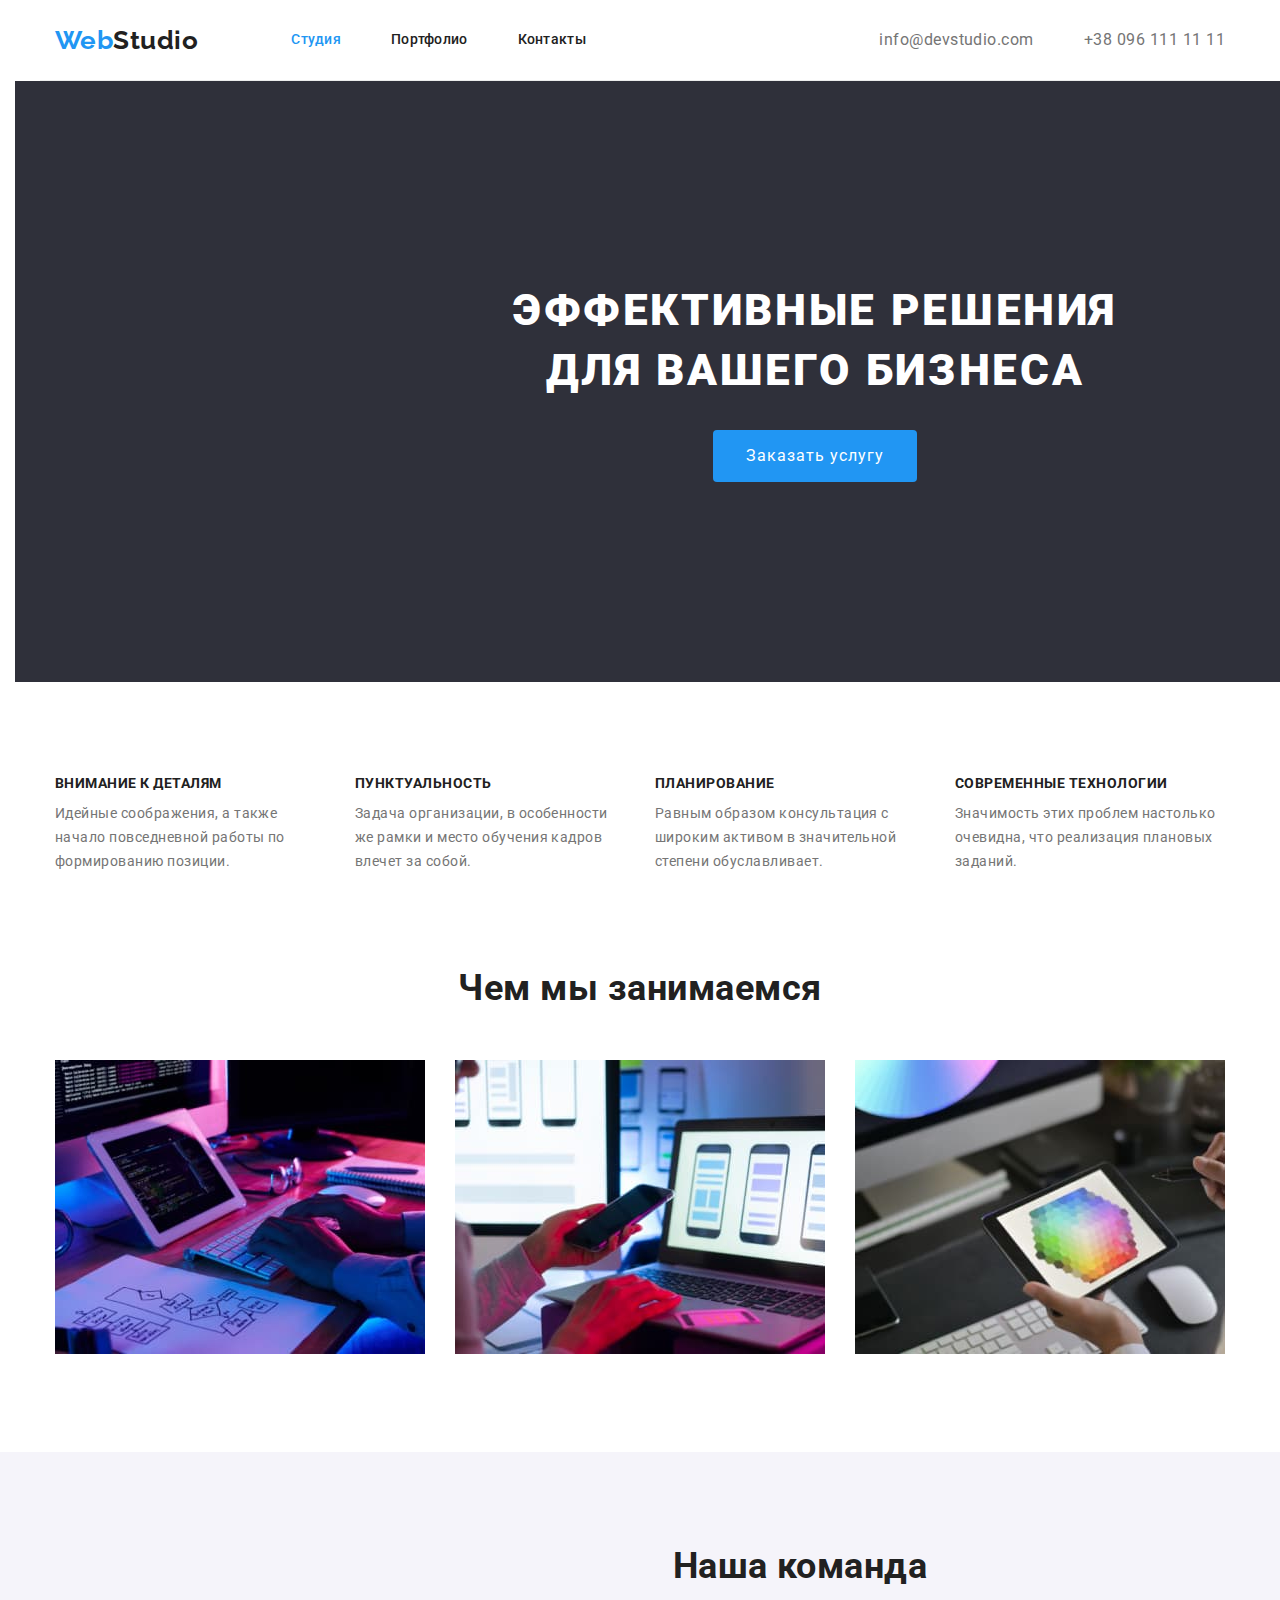
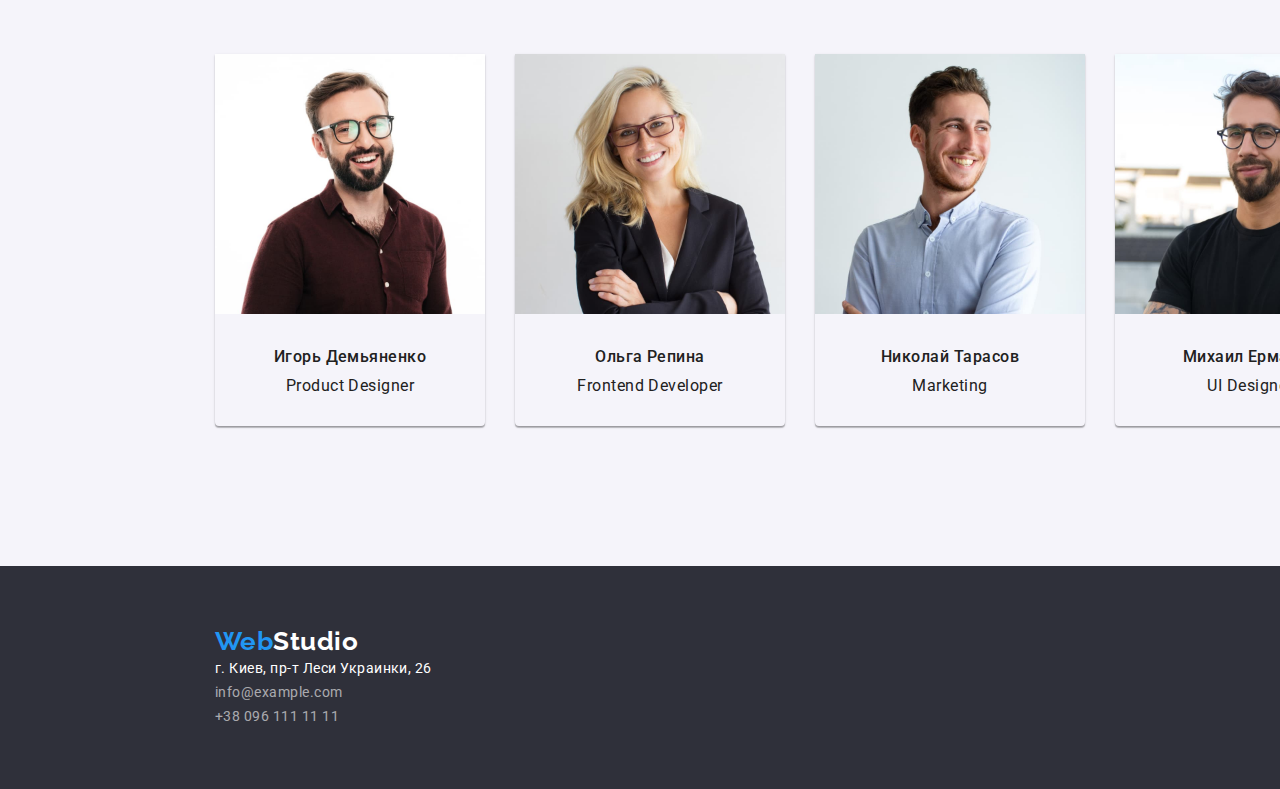
<file: index.html>
<!DOCTYPE html>
<html lang="ru">
  <head>
    <meta charset="utf-8" />
    <meta name="viewport" content="WebStudio" />
    <title>Web Studio</title>
    <link rel="preconnect" href="https://fonts.googleapis.com" />
    <link rel="preconnect" href="https://fonts.gstatic.com" crossorigin />
    <link
      href="https://fonts.googleapis.com/css2?family=Raleway:wght@700&family=Roboto:ital,wght@0,400;0,500;0,700;0,900;1,400;1,500;1,700;1,900&display=swap"
      rel="stylesheet"
    />
    <link
      rel="stylesheet"
      href="https://cdnjs.cloudflare.com/ajax/libs/modern-normalize/1.1.0/modern-normalize.min.css"
    />
    <link rel="stylesheet" href="./css/styles.css" />
  </head>
  <body>
    <!-- Шапка сайта-->
    <header class="page-header">
      <div class="container">
        <a href="./index.html" class="logo"><span class="logo-blue">Web</span>Studio</a>
        <nav class="">
          <!-- почему не работает если сайт-нав поставить сюда-->
          <ul class="list site-nav link">
            <li class="item"><a href="./index.html" class="current">Студия</a></li>
            <li class="item"><a href="./portfolio.html">Портфолио</a></li>
            <li class="item"><a href="">Контакты</a></li>
          </ul>
        </nav>
        <!--не работает-->
        <ul class="list site-nav contacts">
          <li class="connection"><a href="mailto:info@devstudio.com">info@devstudio.com</a></li>
          <li class="connection"><a href="tel:+380961111111">+38 096 111 11 11</a></li>
        </ul>
      </div>
    </header>

    <!-- Тело сайта-->
    <main>
      <div class="hero-container">
        <section class="hero">
          <h1 class="hero-title">
            Эффективные решения <br />
            для вашего бизнеса
          </h1>
          <button type="button" class="hero-button">Заказать услугу</button>
        </section>
      </div>

      <div class="container-middle">
        <section class="">
          <ul class="list feature">
            <li class="item">
              <h3 class="feature-title">Внимание к деталям</h3>
              <p class="feature-text">
                Идейные соображения, а также начало повседневной работы по формированию позиции.
              </p>
            </li>
            <li class="item">
              <h3 class="feature-title">Пунктуальность</h3>
              <p class="feature-text">
                Задача организации, в особенности же рамки и место обучения кадров влечет за собой.
              </p>
            </li>
            <li class="item">
              <h3 class="feature-title">Планирование</h3>
              <p class="feature-text">
                Равным образом консультация с широким активом в значительной степени обуславливает.
              </p>
            </li>
            <li class="item">
              <h3 class="feature-title">Современные технологии</h3>
              <p class="feature-text">
                Значимость этих проблем настолько очевидна, что реализация плановых заданий.
              </p>
            </li>
          </ul>
        </section>
      </div>

      <div class="container-middle">
        <section class="">
          <h2 class="section-title">Чем мы занимаемся</h2>
          <ul class="list section-img">
            <li class="img">
              <img src="./images/компьютер.jpg" alt="компьютер" width="370" />
            </li>
            <li class="img">
              <img src="./images/телефон.jpg" alt="телефон" width="370" />
            </li>
            <li class="img">
              <img src="./images/планшет.jpg" alt="планшет" width="370" />
            </li>
          </ul>
        </section>
      </div>

      <div class="lower-container">
        <section class="team">
          <h2 class="team-title">Наша команда</h2>
          <ul class="team-list list">
            <li>
              <figure class="list memb team-line">
                <img src="./images/Сотрудник1.jpg" alt="Сотрудник1" width="270" />
                <figcaption>
                  <p class="team-name">Игорь Демьяненко</p>
                  <p class="team-position">Product Designer</p>
                </figcaption>
              </figure>
            </li>
            <li>
              <figure class="memb team-line">
                <img src="./images/Сотрудник2.jpg" alt="Сотрудник2" width="270" />
                <figcaption>
                  <p class="team-name">Ольга Репина</p>
                  <p class="team-position">Frontend Developer</p>
                </figcaption>
              </figure>
            </li>
            <li>
              <figure class="memb team-line">
                <img src="./images/Сотрудник3.jpg" alt="Сотрудник3" width="270" />
                <figcaption>
                  <p class="team-name">Николай Тарасов</p>
                  <p class="team-position">Marketing</p>
                </figcaption>
              </figure>
            </li>
            <li>
              <figure class="memb team-line">
                <img src="./images/Сотрудник4.jpg" alt="Сотрудник4" width="270" />
                <figcaption>
                  <p class="team-name">Михаил Ермаков</p>
                  <p class="team-position">UI Designer</p>
                </figcaption>
              </figure>
            </li>
          </ul>
        </section>
      </div>
    </main>
    <!-- как правильно оформить класы?-->
    <footer class="footer-container">
      <div class="footer">
        <a href="./index.html" class="logo"><span class="logo-blue">Web</span>Studio</a>
        <address class="footer-contacts">
          <ul class="list">
            <li class="footer-address">
              <a href="https://bit.ly/3pXMvUd" target="_blank" rel="noopener noreferrer"
                >г. Киев, пр-т Леси Украинки, 26</a
              >
            </li>
            <li>
              <a href="mailto:info@devstudio.com" class="footer-link">info@example.com</a>
            </li>
            <li><a href="tel:+380961111111" class="footer-link">+38 096 111 11 11</a></li>
          </ul>
        </address>
      </div>
    </footer>
  </body>
</html>
</file>
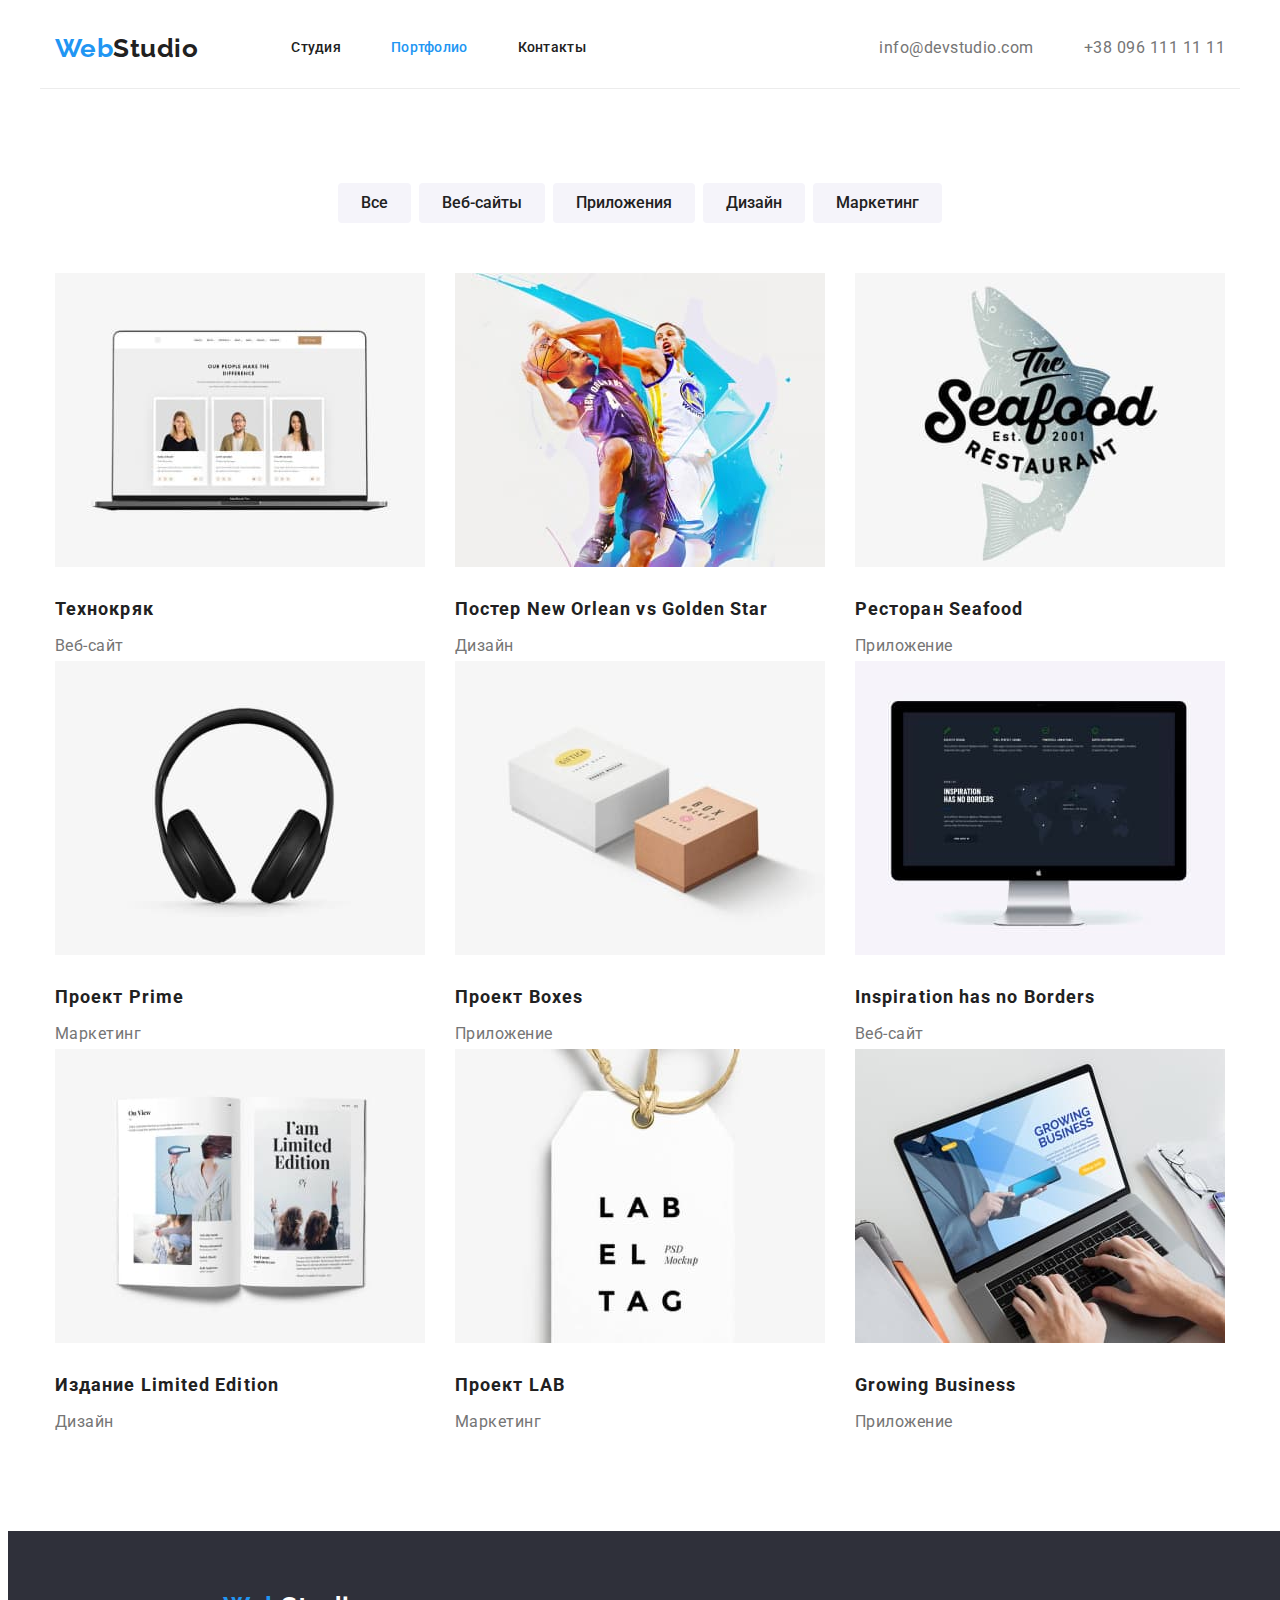
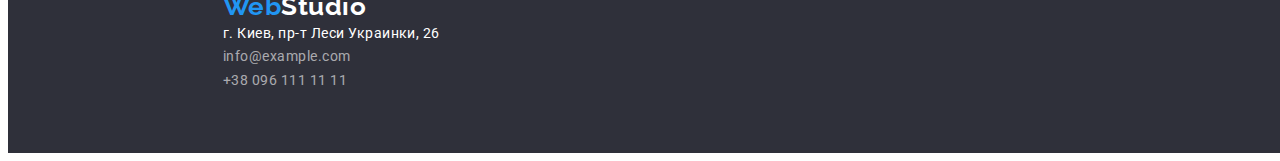
<file: portfolio.html>
<!DOCTYPE html>
<html lang="ru">
  <head>
    <meta charset="utf-8" />
    <meta name="viewport" content="WebStudio" />
    <title>Web Studio</title>
    <link rel="preconnect" href="https://fonts.googleapis.com" />
    <link rel="preconnect" href="https://fonts.gstatic.com" crossorigin />
    <link
      href="https://fonts.googleapis.com/css2?family=Raleway:wght@700&family=Roboto:ital,wght@0,400;0,500;0,700;0,900;1,400;1,500;1,700;1,900&display=swap"
      rel="stylesheet"
    />
    <link rel="stylesheet" href="./css/styles.css" />
  </head>
  <body>
    <!-- Шапка сайта-->
    <header class="page-header">
      <div class="container">
        <a href="./index.html" class="logo"><span class="logo-blue">Web</span>Studio</a>
        <nav class="">
          <!-- почему не работает если сайт-нав поставить сюда-->
          <ul class="list site-nav link">
            <li class="item"><a href="./index.html">Студия</a></li>
            <li class="item"><a href="./portfolio.html" class="current">Портфолио</a></li>
            <li class="item"><a href="">Контакты</a></li>
          </ul>
        </nav>
        <!--не работает-->
        <ul class="list site-nav contacts">
          <li class="connection"><a href="mailto:info@devstudio.com">info@devstudio.com</a></li>
          <li class="connection"><a href="tel:+380961111111">+38 096 111 11 11</a></li>
        </ul>
      </div>
    </header>
    <!-- Тело сайта-->
    <main>
      <div class="container-action">
        <section>
          <ul class="list flex-action">
            <li class="flex-moove"><button type="button" class="action-filter ">Все</button></li>
            <li class="flex-moove"><button type="button" class="action-filter ">Веб-сайты</button></li>
            <li class="flex-moove"><button type="button" class="action-filter ">Приложения</button></li>
            <li class="flex-moove"><button type="button" class="action-filter ">Дизайн</button></li>
            <li class="flex-moove"><button type="button" class="action-filter ">Маркетинг</button></li>
          </ul>
      </div>
          <div class="container-portfolio">
            <ul class="list flex-portfolio">
              <li class="flex-element">
                <figure class="list">
                  <img src="./images/portfolio/ноутбук.jpg" alt="ноутбук" />
                  <figcaption>
                    <p class="portfolio-caption-picture">Технокряк</p>
                    <p class="filter-options">Веб-сайт</p>
                  </figcaption>
                </figure>
              </li>
              <li class="flex-element">
                <figure class="list">
                  <img src="./images/portfolio/баскетболисты.jpg" alt="баскетболисты" />
                  <figcaption>
                    <p class="portfolio-caption-picture">Постер New Orlean vs Golden Star</p>
                    <p class="filter-options">Дизайн</p>
                  </figcaption>
                </figure>
              </li>
              <li class="flex-element">
                <figure class="list">
                  <img src="./images/portfolio/ресторан.jpg" alt="ресторан" />
                  <figcaption>
                    <p class="portfolio-caption-picture">Ресторан Seafood</p>
                    <p class="filter-options">Приложение</p>
                  </figcaption>
                </figure>
              </li>
              <li class="flex-element">
                <figure class="list">
                  <img src="./images/portfolio/наушники.jpg" alt="наушники" />
                  <figcaption>
                    <p class="portfolio-caption-picture">Проект Prime</p>
                    <p class="filter-options">Маркетинг</p>
                  </figcaption>
                </figure>
              </li>
              <li class="flex-element">
                <figure class="list">
                  <img src="./images/portfolio/коробки.jpg" alt="коробки" />
                  <figcaption>
                    <p class="portfolio-caption-picture">Проект Boxes</p>
                    <p class="filter-options">Приложение</p>
                  </figcaption>
                </figure>
              </li>
              <li class="flex-element">
                <figure class="list">
                  <img src="./images/portfolio/екран.jpg" alt="екран" />
                  <figcaption>
                    <p class="portfolio-caption-picture">Inspiration has no Borders</p>
                    <p class="filter-options">Веб-сайт</p>
                  </figcaption>
                </figure>
              </li>
              <li class="flex-element">
                <figure class="list">
                  <img src="./images/portfolio/книга.jpg" alt="книга" />
                  <figcaption>
                    <p class="portfolio-caption-picture">Издание Limited Edition</p>
                    <p class="filter-options">Дизайн</p>
                  </figcaption>
                </figure>
              </li>
              <li class="flex-element">
                <figure class="list">
                  <img src="./images/portfolio/бирка.jpg" alt="бирка" />
                  <figcaption>
                    <p class="portfolio-caption-picture">Проект LAB</p>
                    <p class="filter-options">Маркетинг</p>
                  </figcaption>
                </figure>
              </li>
              <li class="flex-element">
                <figure class="list">
                  <img src="./images/portfolio/разработка.jpg" alt="разработка" />
                  <figcaption>
                    <p class="portfolio-caption-picture">Growing Business</p>
                    <p class="filter-options">Приложение</p>
                  </figcaption>
                </figure>
              </li>
            </ul>
          </div>
        </section>
      
    </main>
    <!-- Подвал сайта-->
    <footer class="footer-container">
      <div class="footer">
        <a href="./index.html" class="logo"><span class="logo-blue">Web</span>Studio</a>
        <address class="footer-contacts">
          <ul class="list">
            <li class="footer-address">
              <a href="https://bit.ly/3pXMvUd" target="_blank" rel="noopener noreferrer"
                >г. Киев, пр-т Леси Украинки, 26</a
              >
            </li>
            <li>
              <a href="mailto:info@devstudio.com" class="footer-link">info@example.com</a>
            </li>
            <li><a href="tel:+380961111111" class="footer-link">+38 096 111 11 11</a></li>
          </ul>
        </address>
      </div>
    </footer>
  </body>
</html>
</file>
<file: css/styles.css>
:root {
  --primary-text-color: #757575;
  --secondary-text-color: #212121;
  --active-color: #2196f3;
  --white-color: #ffffff;
  --footer-text-color: rgba(255, 255, 255, 0.6);
  --footer-background: #2f303a;
  --buton-background: #f5f4fa;
  --middle-color: #e5e5e5;
  --lower-color: #f5f4fa;
}
body {
  font-family: Roboto, sans-serif;
  color: var(--primary-text-color);
  letter-spacing: 0.03em;
}
/* изменил list */
.list {
  padding: 0px;
  margin: 0px;
  list-style: none;
}
a {
  text-decoration: none;
}
/* Стили шапки */
.container {
  display: flex;
  align-items: center;
  width: 1200px;
  padding-left: 15px;
  padding-right: 15px;
  box-sizing: border-box;
  margin-left: auto;
  margin-right: auto;

  border-bottom: 1px solid #ececec;
}
.logo {
  font-family: Raleway, sans-serif;
  font-size: 26px;
  line-height: 1.19;
  font-weight: 700;
  color: var(--secondary-text-color);
}
.logo-blue {
  color: var(--active-color);
}
.site-nav {
  margin-left: 93px;
  display: flex;
}
.link {
  font-weight: 500;
  font-size: 14px;
  line-height: 1.14;
  letter-spacing: 0.02em;
}
.site-nav .item {
  padding-top: 32px;
  padding-bottom: 32px;
}
.site-nav .item:not(:last-child) {
  margin-right: 50px;
}
/* Костыль, не правильно что-то прописано site-nave .item - site-nave a (падинги) */
.site-nav a {
  padding-top: 32px;
  padding-bottom: 32px;
  color: var(--secondary-text-color);
}
/* Нужно перепрописать стиль для контактов отдельно */
.site-nav.contacts {
  margin-left: auto;
}
.site-nav .connection:not(:last-child) {
  margin-right: 50px;
}
.site-nav a:hover,
.site-nav a:focus,
.site-nav.contacts a:focus,
.site-nav.contacts a:hover {
  color: var(--active-color);
}
.site-nav a.current {
  color: var(--active-color);
}
.site-nav.contacts a {
  color: var(--primary-text-color);
}
/* Стили main */
/* Стили hero */
.hero-container {
  display: flex;
  align-items: center;
  width: 1630px;

  padding-left: 15px;
  padding-right: 15px;
  box-sizing: border-box;
  margin-left: auto;
  margin-right: auto;
}
.hero {
  width: 1600px;
  background-color: var(--footer-background);
  text-align: center;
}
/* изменил hero-title */
.hero-title {
  margin-top: 200px;
  margin-bottom: 30;
  color: var(--white-color);
  font-weight: 900;
  font-size: 44px;
  line-height: 1.36;
  letter-spacing: 0.06em;

  text-transform: uppercase;
}
/* Дописал кнопку */
.hero-button {
  border: 1px solid transparent;
  border-radius: 4px;
  padding: 10px 32px;
  min-width: 200px;
  text-align: center;
  background-color: var(--active-color);
  color: var(--white-color);
  font-weight: 1300px;
  font-size: 16px;
  line-height: 1.87;
  letter-spacing: 0.06em;
  cursor: pointer;
  margin-bottom: 200px;
}
/* Стили feature */
/* что-то не правильно */
.container-middle {
  display: flex;
  align-items: center;
  width: 1200px;
  padding-left: 15px;
  padding-right: 15px;
  box-sizing: border-box;
  margin-left: auto;
  margin-right: auto;
}

.feature {
  display: flex;
  justify-content: center;

  margin-top: 94px;
  margin-bottom: 0px;
}

.feature .item {
  margin: 0px;
  padding: 0px;
  width: 270px;
  display: block;
}
.feature .item:not(:last-child) {
  margin-right: 30px;
}
.feature-title {
  margin-top: 0px;
  margin-bottom: 10px;
  text-align: left;

  font-size: 14px;
  line-height: 1.14;
  text-transform: uppercase;
  color: var(--secondary-text-color);
}
.feature-text {
  margin-top: 0px;
  margin-bottom: 0px;
  font-size: 14px;
  line-height: 1.71;
}
/* Стили команды */
/* кто тут кривой?)) что за 1170рх? почему нормально не ставится в центр? */
.section-title {
  margin-top: 94px;
  margin-bottom: 50px;
  width: 376px;
  width: 1170px;

  padding-left: 15px;
  padding-right: 15px;
  text-align: center;
  font-size: 36px;
  line-height: 1.16;
  color: var(--secondary-text-color);
}

.section-img {
  display: flex;
  margin-bottom: 94px;
  width: 1200px;
}
.img:not(:last-child) {
  margin-right: 30px;
}
/* Стили team-name */
.lower-container {
  width: 1600px;

  padding-left: 15px;
  padding-right: 15px;
  padding-bottom: 124px;
  box-sizing: border-box;
  margin-left: auto;
  margin-right: auto;
  background-color: var(--lower-color);
}
.team {
}

/* Почему маржин-топ не работает корректно? */
.team-title {
  padding-top: 94px;
  margin-top: auto;
  margin-bottom: 50px;

  font-weight: 700;
  font-size: 36px;
  line-height: 1.16;
  text-align: center;
  color: var(--secondary-text-color);
}
/* Как сделать рамку вокруг картинок */
.team-list {
  display: flex;
  align-items: center;
  width: 1200px;
  padding-left: 15px;
  padding-right: 15px;
  margin-left: auto;
  margin-right: auto;
}
.team .memb {
  margin-left: 0px;
  margin-right: 30px;
}
.team-line {
  box-shadow: 0px 1px 3px rgba(0, 0, 0, 0.12), 0px 1px 1px rgba(0, 0, 0, 0.14),
    0px 2px 1px rgba(0, 0, 0, 0.2);
  border-radius: 0px 0px 4px 4px;

  background-color: var(--buton-background);
  color: var(--secondary-text-color);
}
.team-name {
  margin-top: 30px;
  margin-bottom: 0;
  font-weight: 500;
  font-size: 16px;
  line-height: 1.18;
  text-align: center;
  color: var(--secondary-text-color);
}
.team-position {
  margin-top: 10px;
  margin-bottom: 0;
  padding-bottom: 30px;
  font-size: 16px;
  line-height: 1.18;
  text-align: center;
}
/* Стили footer */
.footer-container {
  box-sizing: border-box;
  width: 1600px;

  padding-left: 15px;
  padding-right: 15px;
  padding-bottom: 60px;

  margin-left: auto;
  margin-right: auto;

  background-color: var(--footer-background);
}
.footer {
  box-sizing: border-box;
  padding-top: 60px;

  width: 1200px;
  padding-left: 15px;
  padding-right: 15px;
  margin-left: auto;
  margin-right: auto;
}
.footer .logo {
  margin-bottom: 20px;
  color: var(--white-color);
}
.footer-contacts {
  font-style: initial;
  font-size: 14px;
  line-height: 1.71;
  color: var(--footer-text-color);
}
.footer-address a {
  margin-bottom: 9px;
  color: var(--white-color);
}
.footer-link {
  margin-bottom: 9px;
  color: var(--footer-text-color);
}
.footer-contacts a:hover,
.footer-contacts a:focus {
  color: var(--active-color);
}
/* Стили portfolio */
.container-action {
  display: flex;
  align-items: center;
  box-sizing: border-box;
  width: 1200px;
  padding-left: 15px;
  padding-right: 15px;

  margin-left: auto;
  margin-right: auto;
}
.flex-action {
  display: flex;
  width: 1170px;
  justify-content: center;
}
.flex-moove:not(:last-child) {
  margin-right: 8px;
}
.action-filter {
  margin-top: 94px;
  margin-bottom: 50px;
  padding-left: 22px;
  padding-right: 22px;
  padding-top: 6px;
  padding-bottom: 6px;

  border: 1px solid transparent;
  border-radius: 4px;
  text-align: center;

  background-color: var(--buton-background);
  color: var(--secondary-text-color);
  font-family: inherit;
  font-weight: 500;
  font-size: 16px;
  line-height: 1.62;
  cursor: pointer;
}

.action-filter:hover,
.action-filter:focus {
  background-color: var(--active-color);
  color: var(--white-color);
}
.container-portfolio {
  width: 1200px;
  padding-left: 15px;
  padding-right: 15px;
  box-sizing: border-box;
  margin-left: auto;
  margin-right: auto;
  padding-bottom: 94px;
}
.flex-portfolio {
  display: flex;
  flex-wrap: wrap;
}
.flex-element {
  width: 370px;

  margin-right: 30px;
}
.flex-element:nth-child(3n) {
  margin-right: 0;
}
.portfolio-caption-picture {
  margin-top: 20px;
  margin-bottom: 4px;
  font-weight: 700;
  font-size: 18px;
  line-height: 2;
  letter-spacing: 0.06em;
  color: var(--secondary-text-color);
}
.filter-options {
  margin-top: 0px;
  margin-bottom: 0px;
  font-size: 16px;
  line-height: 1.87;
}

/* Тест container  display: block; */

/* нужно ли обозначать белый если и так белый? */
.page-header {
  background-color: var(--white-color);
}
</file>
